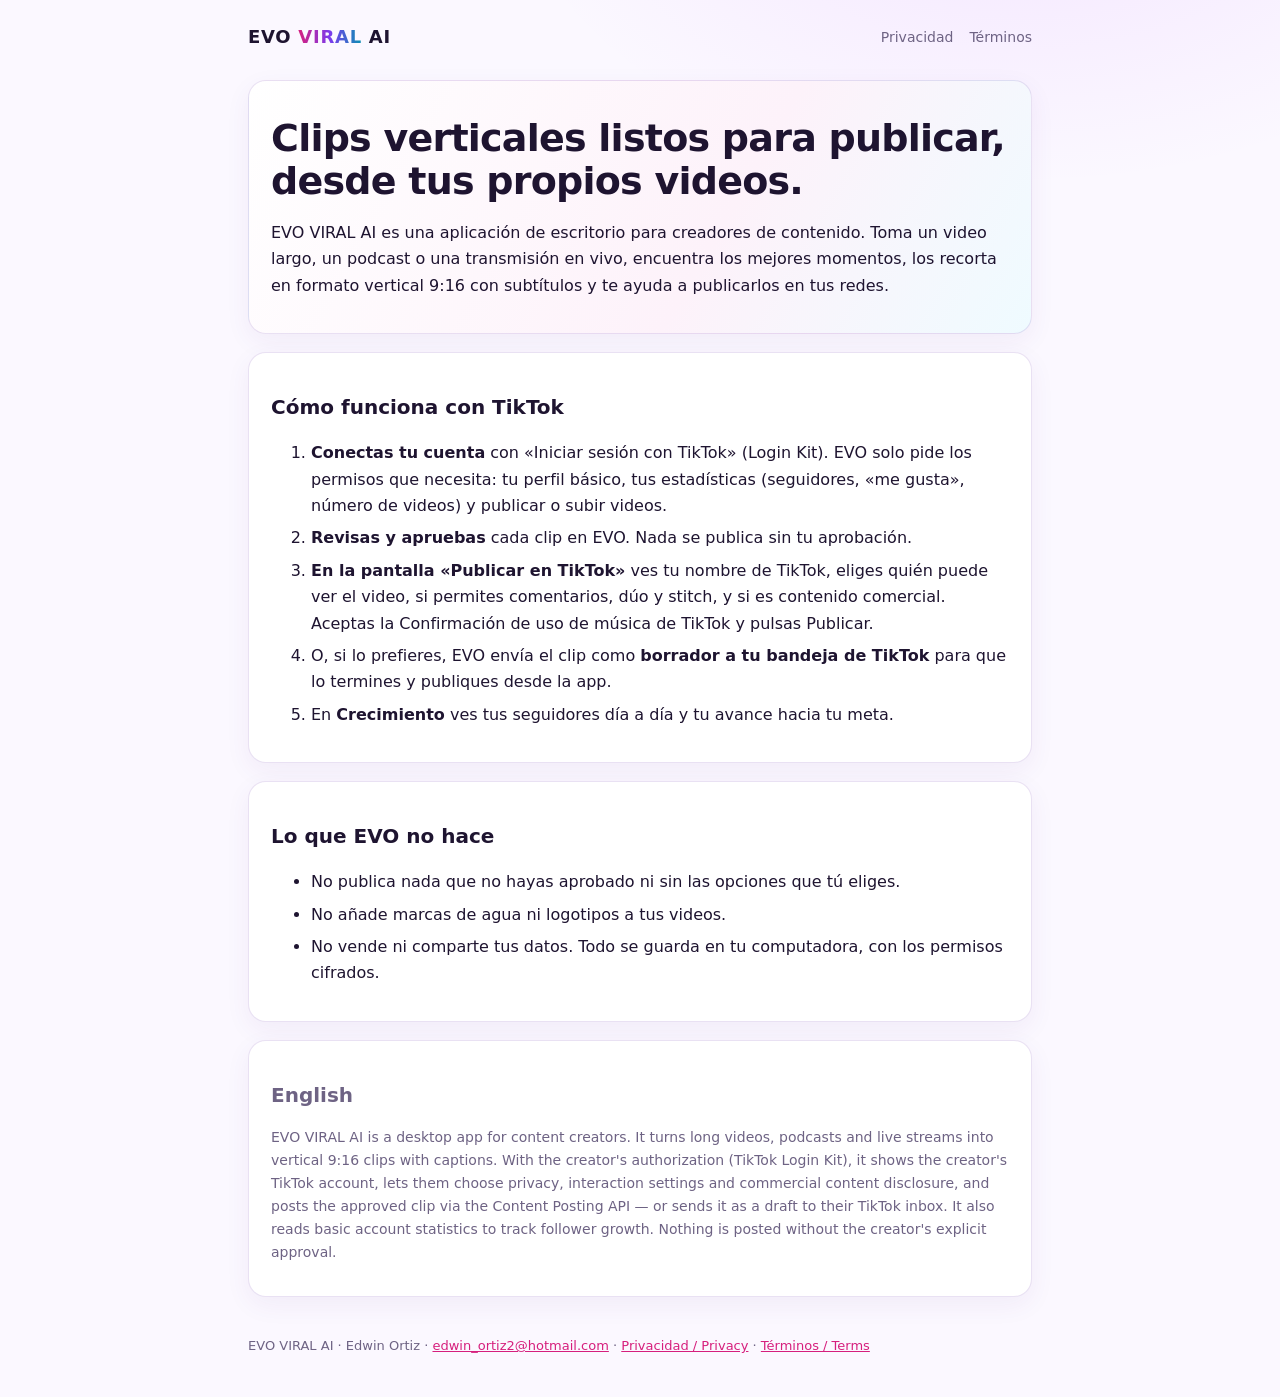
<file: index.html>
<!doctype html>
<html lang="es">
<head>
<meta charset="utf-8">
<meta name="viewport" content="width=device-width,initial-scale=1">
<title>EVO VIRAL AI</title>
<meta name="description" content="EVO VIRAL AI convierte videos largos y transmisiones en clips verticales con subtítulos y los publica en TikTok, YouTube Shorts e Instagram con la autorización del creador.">
<link rel="stylesheet" href="estilo.css">
</head>
<body>
<header><strong class="logo">EVO <em>VIRAL</em> AI</strong><nav><a href="privacy">Privacidad</a><a href="terms">Términos</a></nav></header>
<main>
  <section class="hero">
    <h1>Clips verticales listos para publicar, desde tus propios videos.</h1>
    <p>EVO VIRAL AI es una aplicación de escritorio para creadores de contenido. Toma un video largo, un podcast o una transmisión en vivo, encuentra los mejores momentos, los recorta en formato vertical 9:16 con subtítulos y te ayuda a publicarlos en tus redes.</p>
  </section>
  <section>
    <h2>Cómo funciona con TikTok</h2>
    <ol>
      <li><b>Conectas tu cuenta</b> con «Iniciar sesión con TikTok» (Login Kit). EVO solo pide los permisos que necesita: tu perfil básico, tus estadísticas (seguidores, «me gusta», número de videos) y publicar o subir videos.</li>
      <li><b>Revisas y apruebas</b> cada clip en EVO. Nada se publica sin tu aprobación.</li>
      <li><b>En la pantalla «Publicar en TikTok»</b> ves tu nombre de TikTok, eliges quién puede ver el video, si permites comentarios, dúo y stitch, y si es contenido comercial. Aceptas la Confirmación de uso de música de TikTok y pulsas Publicar.</li>
      <li>O, si lo prefieres, EVO envía el clip como <b>borrador a tu bandeja de TikTok</b> para que lo termines y publiques desde la app.</li>
      <li>En <b>Crecimiento</b> ves tus seguidores día a día y tu avance hacia tu meta.</li>
    </ol>
  </section>
  <section>
    <h2>Lo que EVO no hace</h2>
    <ul>
      <li>No publica nada que no hayas aprobado ni sin las opciones que tú eliges.</li>
      <li>No añade marcas de agua ni logotipos a tus videos.</li>
      <li>No vende ni comparte tus datos. Todo se guarda en tu computadora, con los permisos cifrados.</li>
    </ul>
  </section>
  <section class="en">
    <h2>English</h2>
    <p>EVO VIRAL AI is a desktop app for content creators. It turns long videos, podcasts and live streams into vertical 9:16 clips with captions. With the creator's authorization (TikTok Login Kit), it shows the creator's TikTok account, lets them choose privacy, interaction settings and commercial content disclosure, and posts the approved clip via the Content Posting API — or sends it as a draft to their TikTok inbox. It also reads basic account statistics to track follower growth. Nothing is posted without the creator's explicit approval.</p>
  </section>
</main>
<footer>EVO VIRAL AI · Edwin Ortiz · <a href="mailto:edwin_ortiz2@hotmail.com">edwin_ortiz2@hotmail.com</a> · <a href="privacy">Privacidad / Privacy</a> · <a href="terms">Términos / Terms</a></footer>
</body>
</html>
</file>
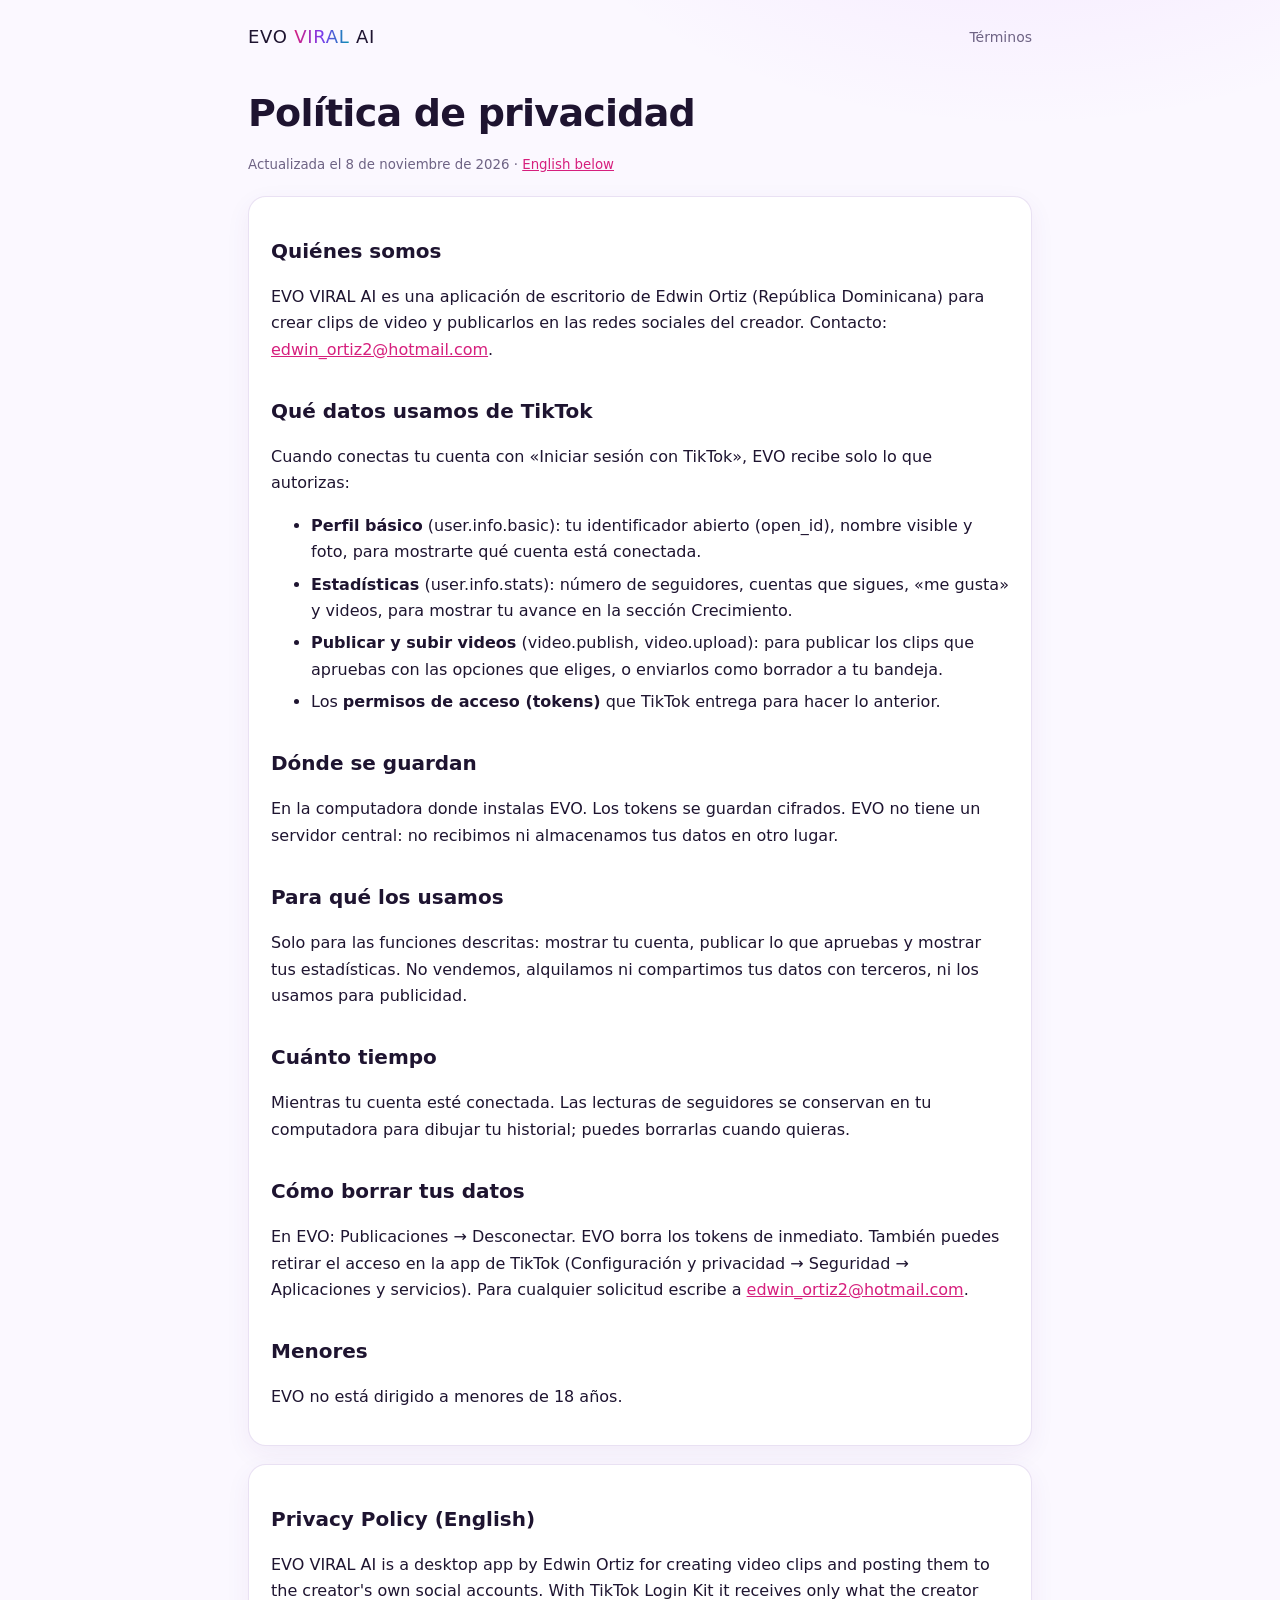
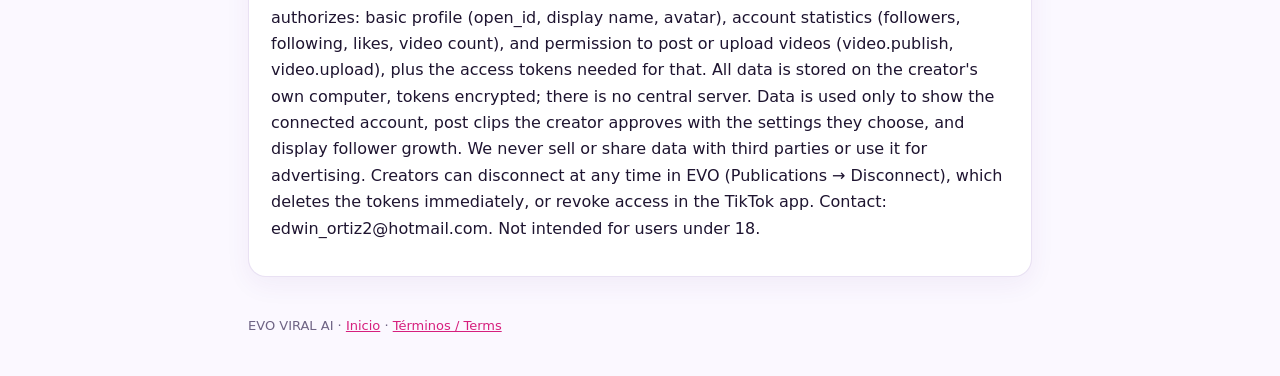
<file: privacy.html>
<!doctype html>
<html lang="es">
<head><meta charset="utf-8"><meta name="viewport" content="width=device-width,initial-scale=1">
<title>Política de privacidad · EVO VIRAL AI</title><link rel="stylesheet" href="estilo.css"></head>
<body>
<header><a class="logo" href="./" style="text-decoration:none;color:inherit">EVO <em>VIRAL</em> AI</a><nav><a href="terms">Términos</a></nav></header>
<main>
<h1>Política de privacidad</h1>
<p><small>Actualizada el 8 de noviembre de 2026 · <a href="#en">English below</a></small></p>
<section>
<h2>Quiénes somos</h2>
<p>EVO VIRAL AI es una aplicación de escritorio de Edwin Ortiz (República Dominicana) para crear clips de video y publicarlos en las redes sociales del creador. Contacto: <a href="mailto:edwin_ortiz2@hotmail.com">edwin_ortiz2@hotmail.com</a>.</p>
<h2>Qué datos usamos de TikTok</h2>
<p>Cuando conectas tu cuenta con «Iniciar sesión con TikTok», EVO recibe solo lo que autorizas:</p>
<ul>
<li><b>Perfil básico</b> (user.info.basic): tu identificador abierto (open_id), nombre visible y foto, para mostrarte qué cuenta está conectada.</li>
<li><b>Estadísticas</b> (user.info.stats): número de seguidores, cuentas que sigues, «me gusta» y videos, para mostrar tu avance en la sección Crecimiento.</li>
<li><b>Publicar y subir videos</b> (video.publish, video.upload): para publicar los clips que apruebas con las opciones que eliges, o enviarlos como borrador a tu bandeja.</li>
<li>Los <b>permisos de acceso (tokens)</b> que TikTok entrega para hacer lo anterior.</li>
</ul>
<h2>Dónde se guardan</h2>
<p>En la computadora donde instalas EVO. Los tokens se guardan cifrados. EVO no tiene un servidor central: no recibimos ni almacenamos tus datos en otro lugar.</p>
<h2>Para qué los usamos</h2>
<p>Solo para las funciones descritas: mostrar tu cuenta, publicar lo que apruebas y mostrar tus estadísticas. No vendemos, alquilamos ni compartimos tus datos con terceros, ni los usamos para publicidad.</p>
<h2>Cuánto tiempo</h2>
<p>Mientras tu cuenta esté conectada. Las lecturas de seguidores se conservan en tu computadora para dibujar tu historial; puedes borrarlas cuando quieras.</p>
<h2>Cómo borrar tus datos</h2>
<p>En EVO: Publicaciones → Desconectar. EVO borra los tokens de inmediato. También puedes retirar el acceso en la app de TikTok (Configuración y privacidad → Seguridad → Aplicaciones y servicios). Para cualquier solicitud escribe a <a href="mailto:edwin_ortiz2@hotmail.com">edwin_ortiz2@hotmail.com</a>.</p>
<h2>Menores</h2>
<p>EVO no está dirigido a menores de 18 años.</p>
</section>
<section id="en">
<h2>Privacy Policy (English)</h2>
<p>EVO VIRAL AI is a desktop app by Edwin Ortiz for creating video clips and posting them to the creator's own social accounts. With TikTok Login Kit it receives only what the creator authorizes: basic profile (open_id, display name, avatar), account statistics (followers, following, likes, video count), and permission to post or upload videos (video.publish, video.upload), plus the access tokens needed for that. All data is stored on the creator's own computer, tokens encrypted; there is no central server. Data is used only to show the connected account, post clips the creator approves with the settings they choose, and display follower growth. We never sell or share data with third parties or use it for advertising. Creators can disconnect at any time in EVO (Publications → Disconnect), which deletes the tokens immediately, or revoke access in the TikTok app. Contact: edwin_ortiz2@hotmail.com. Not intended for users under 18.</p>
</section>
</main>
<footer>EVO VIRAL AI · <a href="./">Inicio</a> · <a href="terms">Términos / Terms</a></footer>
</body>
</html>
</file>
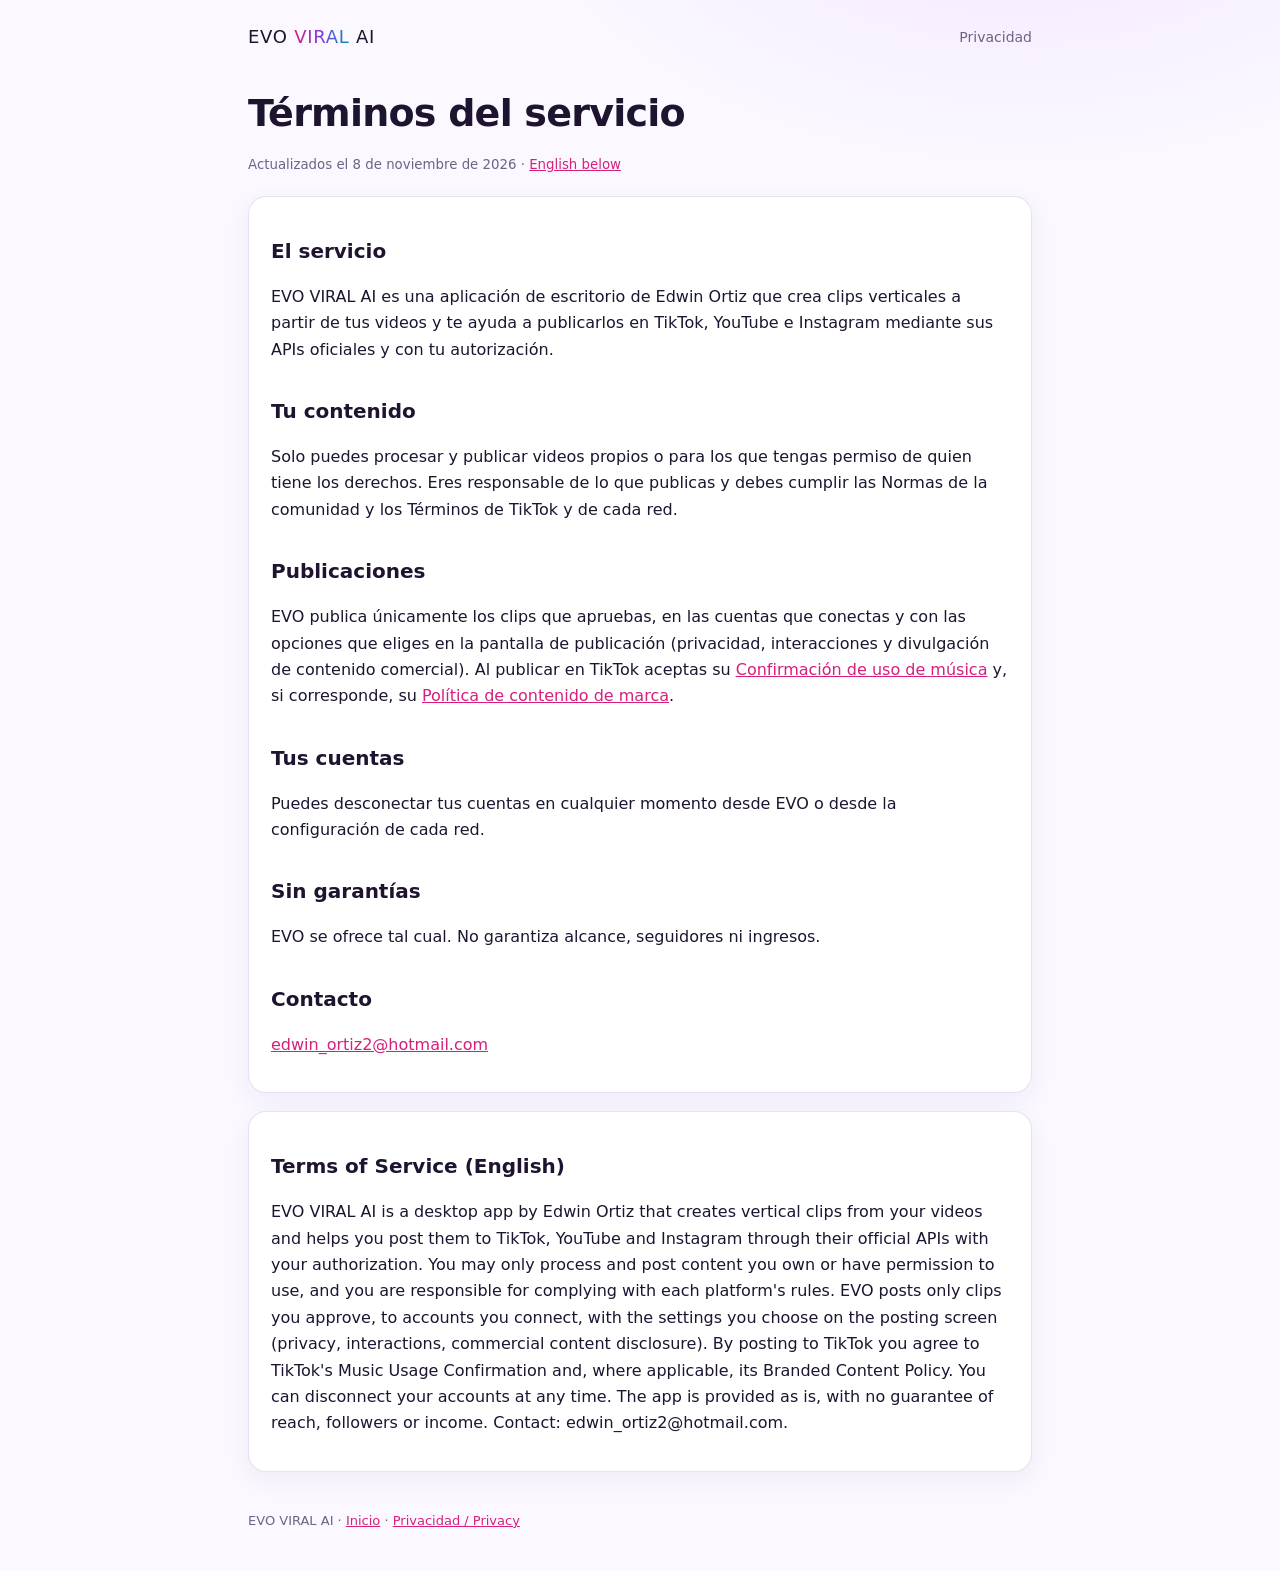
<file: terms.html>
<!doctype html>
<html lang="es">
<head><meta charset="utf-8"><meta name="viewport" content="width=device-width,initial-scale=1">
<title>Términos del servicio · EVO VIRAL AI</title><link rel="stylesheet" href="estilo.css"></head>
<body>
<header><a class="logo" href="./" style="text-decoration:none;color:inherit">EVO <em>VIRAL</em> AI</a><nav><a href="privacy">Privacidad</a></nav></header>
<main>
<h1>Términos del servicio</h1>
<p><small>Actualizados el 8 de noviembre de 2026 · <a href="#en">English below</a></small></p>
<section>
<h2>El servicio</h2>
<p>EVO VIRAL AI es una aplicación de escritorio de Edwin Ortiz que crea clips verticales a partir de tus videos y te ayuda a publicarlos en TikTok, YouTube e Instagram mediante sus APIs oficiales y con tu autorización.</p>
<h2>Tu contenido</h2>
<p>Solo puedes procesar y publicar videos propios o para los que tengas permiso de quien tiene los derechos. Eres responsable de lo que publicas y debes cumplir las Normas de la comunidad y los Términos de TikTok y de cada red.</p>
<h2>Publicaciones</h2>
<p>EVO publica únicamente los clips que apruebas, en las cuentas que conectas y con las opciones que eliges en la pantalla de publicación (privacidad, interacciones y divulgación de contenido comercial). Al publicar en TikTok aceptas su <a href="https://www.tiktok.com/legal/page/global/music-usage-confirmation/en">Confirmación de uso de música</a> y, si corresponde, su <a href="https://www.tiktok.com/legal/page/global/bc-policy/en">Política de contenido de marca</a>.</p>
<h2>Tus cuentas</h2>
<p>Puedes desconectar tus cuentas en cualquier momento desde EVO o desde la configuración de cada red.</p>
<h2>Sin garantías</h2>
<p>EVO se ofrece tal cual. No garantiza alcance, seguidores ni ingresos.</p>
<h2>Contacto</h2>
<p><a href="mailto:edwin_ortiz2@hotmail.com">edwin_ortiz2@hotmail.com</a></p>
</section>
<section id="en">
<h2>Terms of Service (English)</h2>
<p>EVO VIRAL AI is a desktop app by Edwin Ortiz that creates vertical clips from your videos and helps you post them to TikTok, YouTube and Instagram through their official APIs with your authorization. You may only process and post content you own or have permission to use, and you are responsible for complying with each platform's rules. EVO posts only clips you approve, to accounts you connect, with the settings you choose on the posting screen (privacy, interactions, commercial content disclosure). By posting to TikTok you agree to TikTok's Music Usage Confirmation and, where applicable, its Branded Content Policy. You can disconnect your accounts at any time. The app is provided as is, with no guarantee of reach, followers or income. Contact: edwin_ortiz2@hotmail.com.</p>
</section>
</main>
<footer>EVO VIRAL AI · <a href="./">Inicio</a> · <a href="privacy">Privacidad / Privacy</a></footer>
</body>
</html>
</file>
<file: estilo.css>
:root{--ink:#1e1430;--muted:#6e6384;--pink:#d61f7d;--violet:#7c3aed;--line:rgba(120,70,180,.16)}
*{box-sizing:border-box}
body{margin:0;font-family:system-ui,-apple-system,"Segoe UI",sans-serif;color:var(--ink);line-height:1.65;background:radial-gradient(800px 500px at 80% -10%,rgba(178,59,255,.10),transparent 65%),#fbf8ff}
header,main,footer{max-width:820px;margin:0 auto;padding:0 18px}
header{display:flex;justify-content:space-between;align-items:center;padding-top:22px;padding-bottom:10px}
.logo{font-size:18px;letter-spacing:.04em}.logo em{font-style:normal;background:linear-gradient(90deg,#d61f7d,#7c3aed,#0891b2);-webkit-background-clip:text;background-clip:text;color:transparent}
nav a{margin-left:16px;color:var(--muted);text-decoration:none;font-size:14px}nav a:hover{color:var(--pink)}
h1{font-size:clamp(26px,5vw,38px);line-height:1.15;letter-spacing:-.02em;margin:30px 0 12px}
h2{font-size:20px;margin:32px 0 8px}
section{background:#fff;border:1px solid var(--line);border-radius:18px;padding:6px 22px 18px;margin:18px 0;box-shadow:0 8px 26px rgba(80,40,140,.06)}
section.hero{background:linear-gradient(120deg,#fff,#fdf2fa 60%,#effbff)}
li{margin:6px 0}a{color:var(--pink)}
.en{font-size:14px;color:var(--muted)}
footer{font-size:13px;color:var(--muted);padding:20px 18px 40px}
small{color:var(--muted)}
</file>
